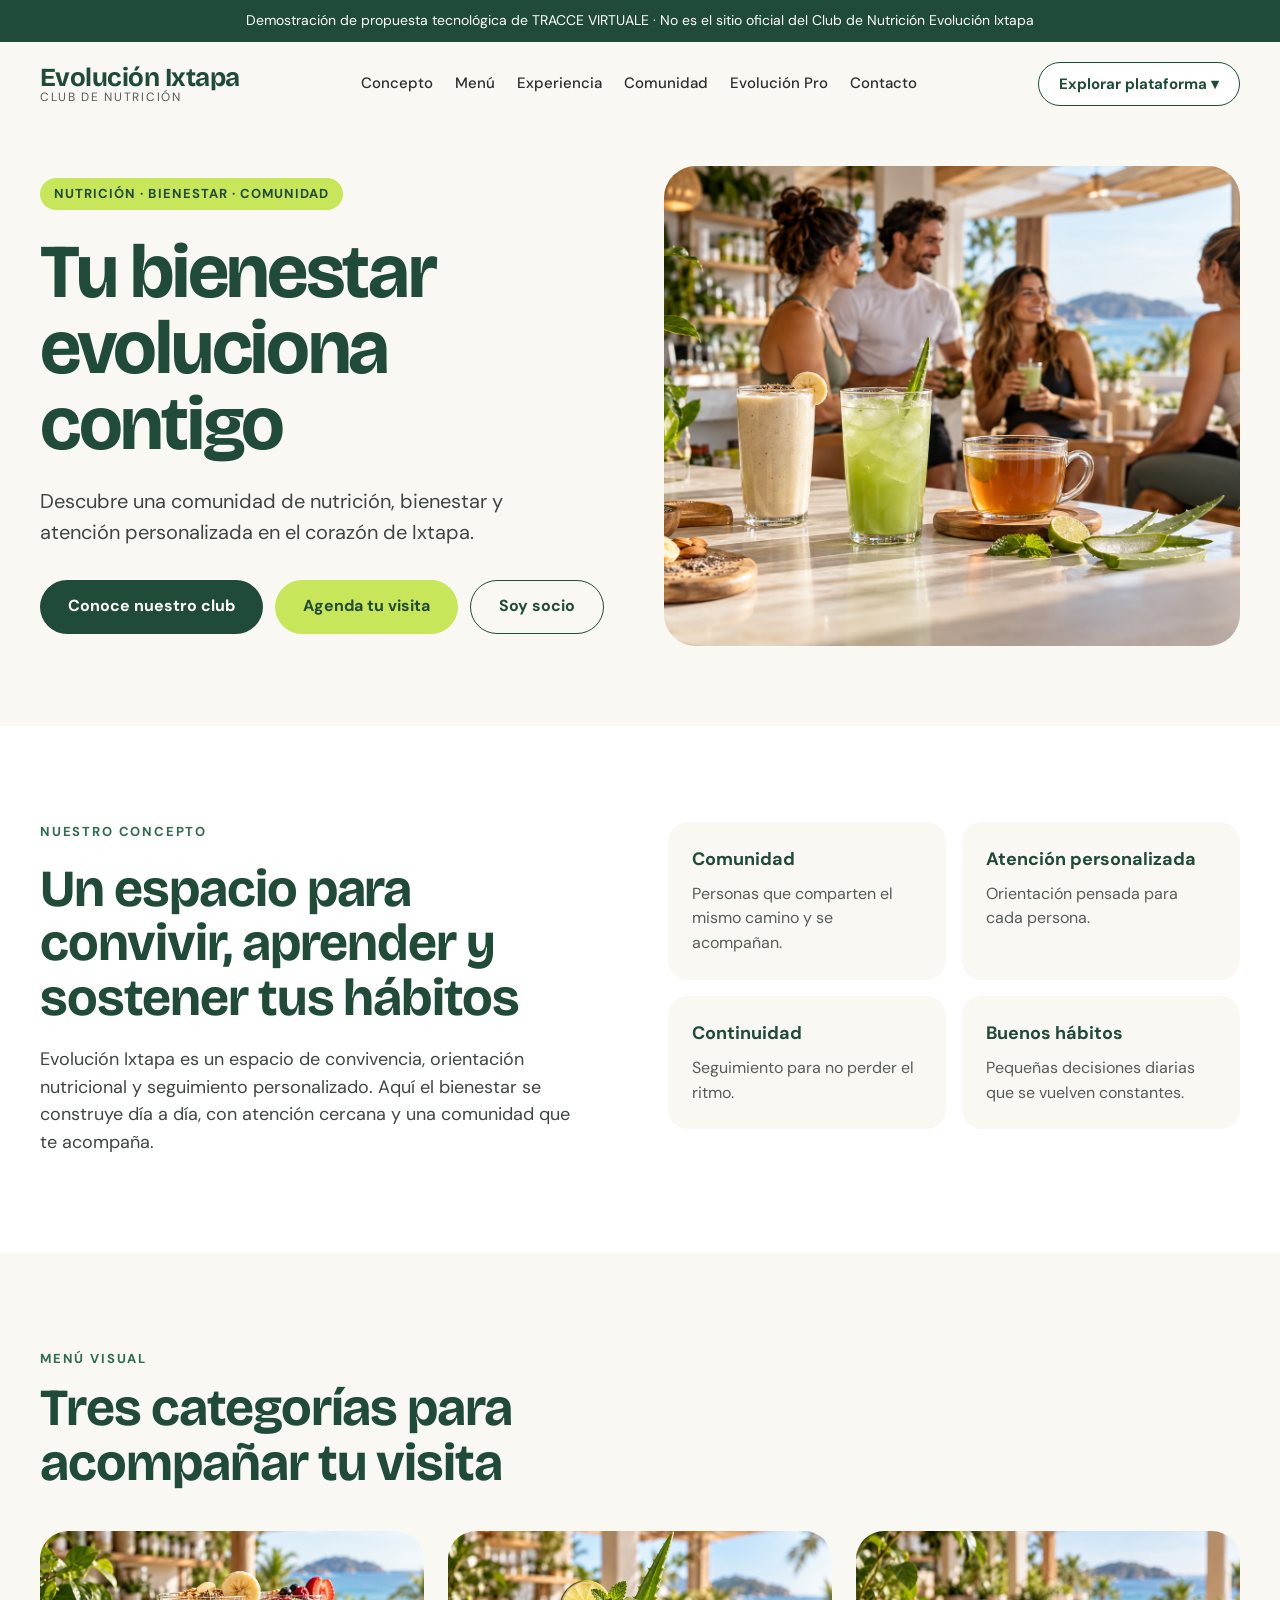
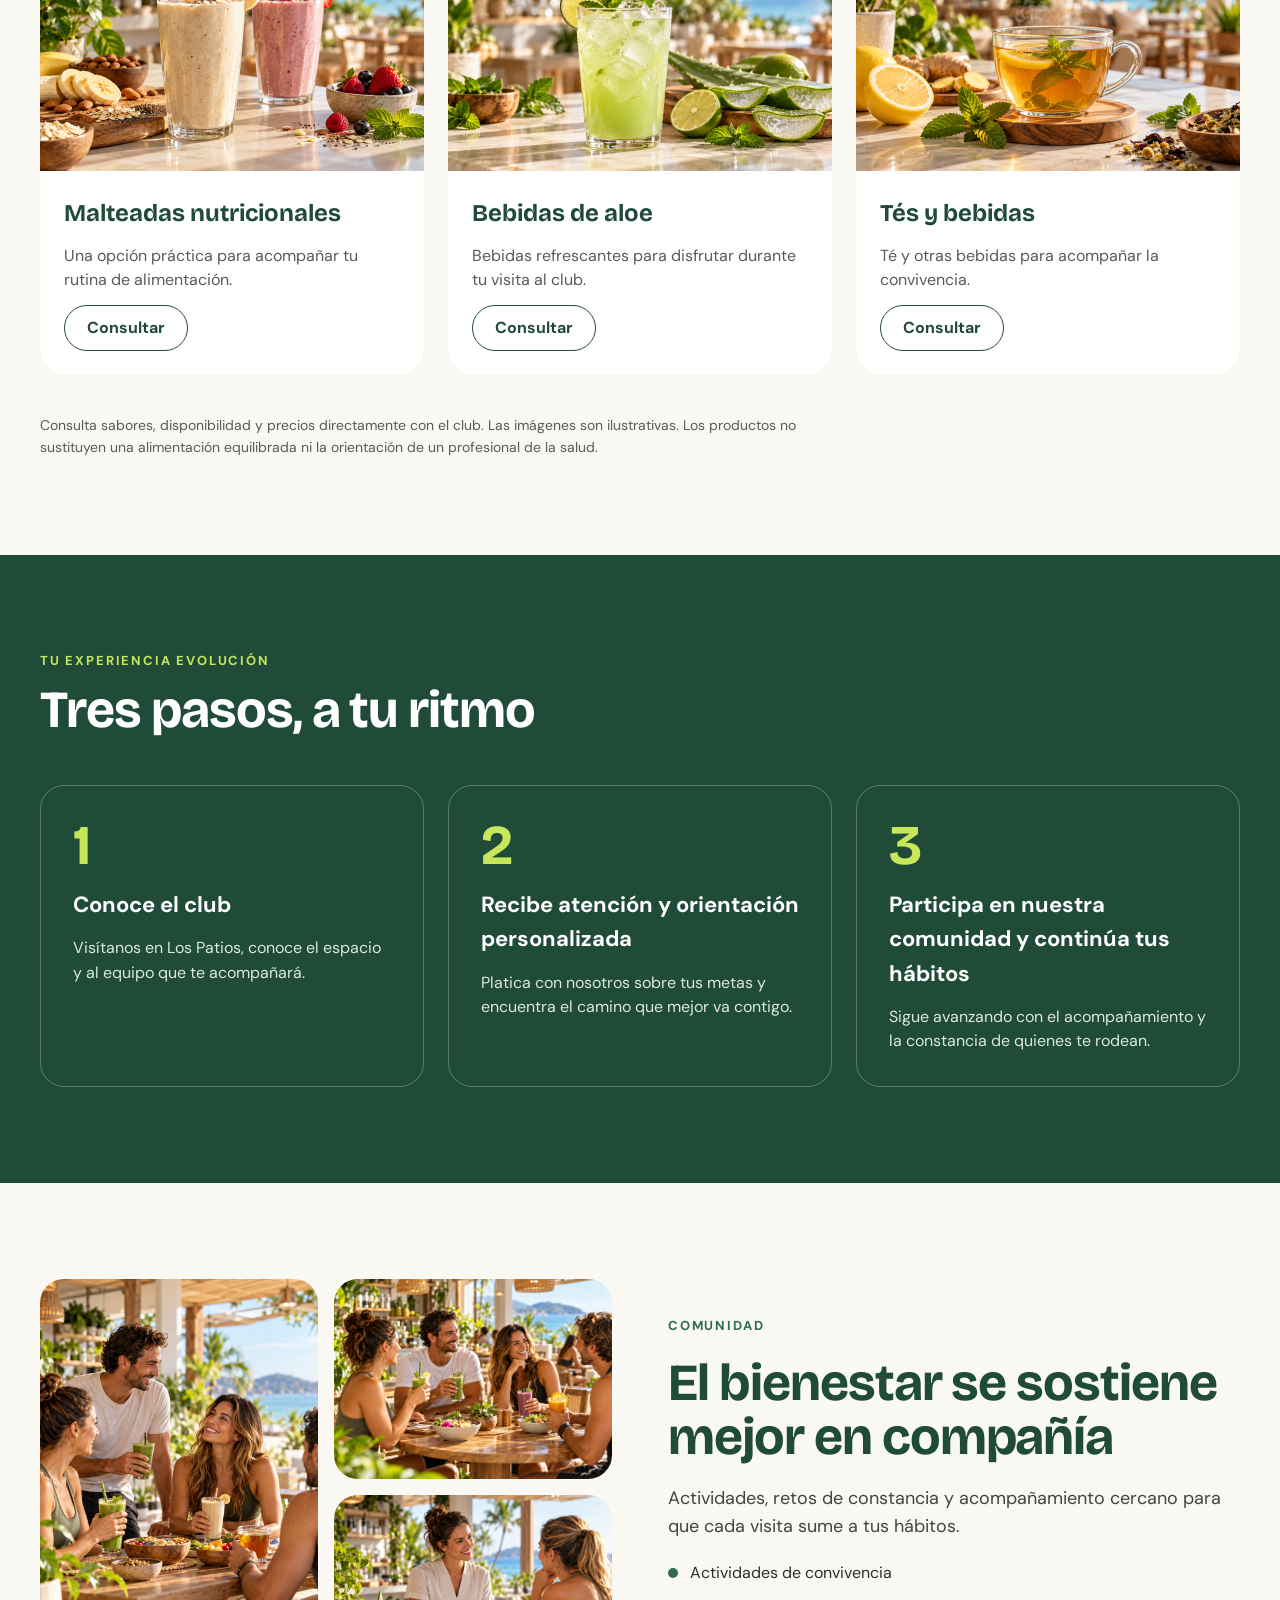
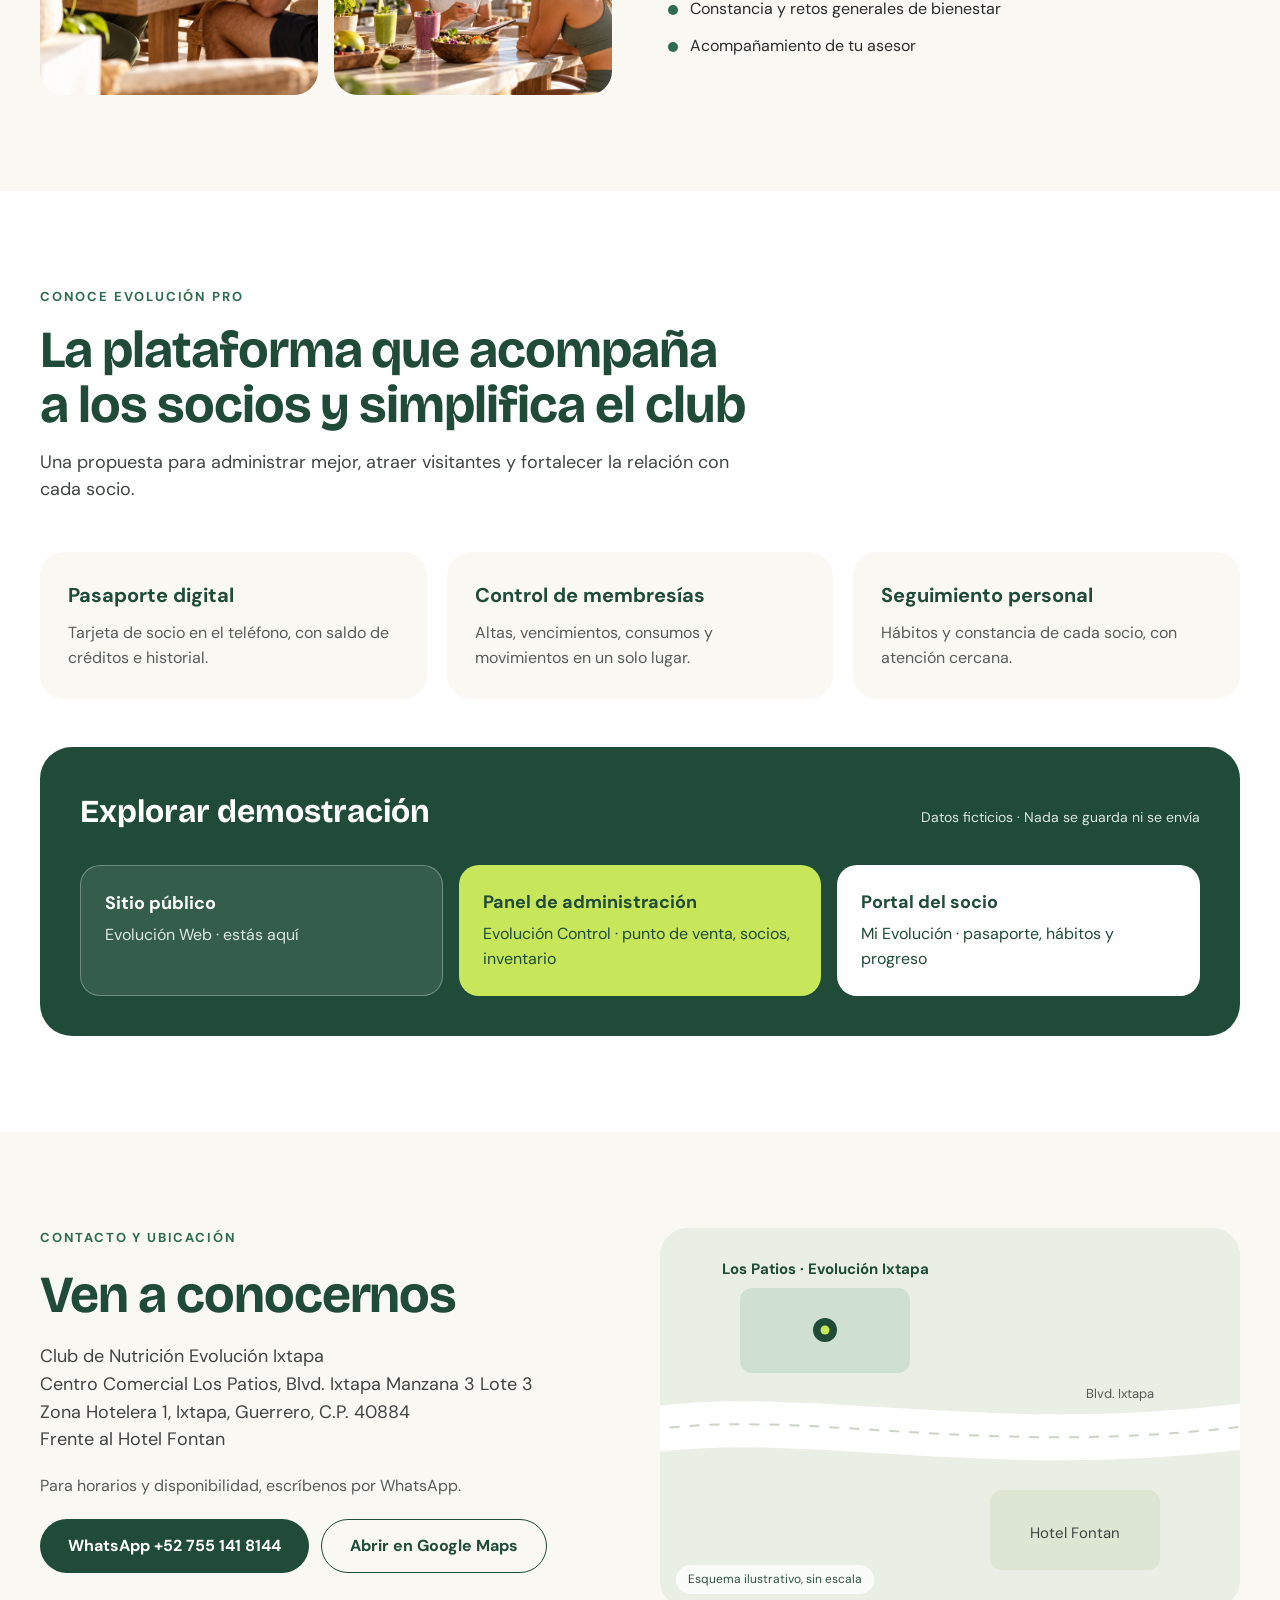
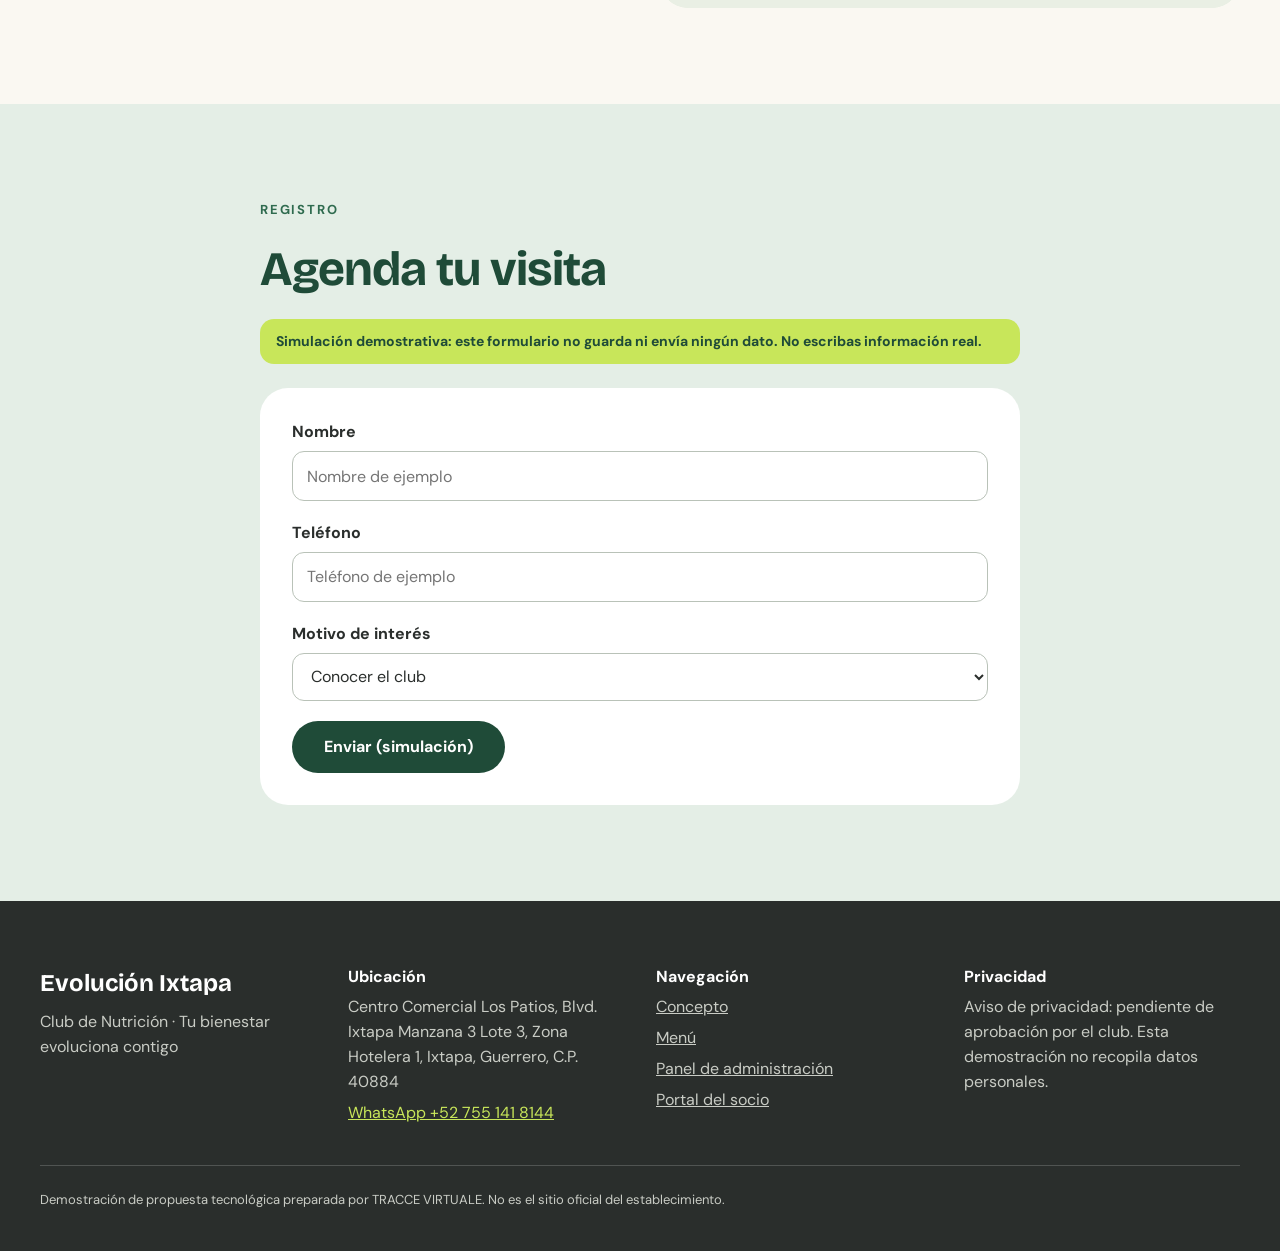
<file: index.html>
<!doctype html>
<html lang="es">
<head>
<meta charset="utf-8">
<meta name="viewport" content="width=device-width, initial-scale=1">
<title>Evolución Ixtapa — Tu bienestar evoluciona contigo (demostración)</title>
<meta name="description" content="Demostración de propuesta tecnológica de TRACCE VIRTUALE para el Club de Nutrición Evolución Ixtapa. No es el sitio oficial.">
<meta name="robots" content="noindex">
<link rel="preconnect" href="https://fonts.googleapis.com">
<link href="https://fonts.googleapis.com/css2?family=Bricolage+Grotesque:opsz,wght@12..96,500..800&family=DM+Sans:wght@400;500;700&display=swap" rel="stylesheet">
<link rel="stylesheet" href="assets/styles.css">
</head>
<body>
<div style="font-family:'DM Sans',system-ui,sans-serif;color:#2A2E2C;background:#FAF8F2;line-height:1.55">

<!-- Aviso de demostración -->
<div style="background:#1F4B38;color:#FFFFFF;padding:10px 24px;text-align:center;font-size:14px">
Demostración de propuesta tecnológica de TRACCE VIRTUALE · No es el sitio oficial del Club de Nutrición Evolución Ixtapa
</div>

<!-- Encabezado -->
<header style="max-width:1200px;margin:0 auto;padding:20px 24px;display:flex;flex-wrap:wrap;align-items:center;justify-content:space-between;gap:16px 32px">
<a href="#inicio" style="text-decoration:none;display:flex;flex-direction:column;line-height:1.05">
<span style="font-family:'Bricolage Grotesque',sans-serif;font-weight:700;font-size:26px;color:#1F4B38;letter-spacing:-0.02em">Evolución Ixtapa</span>
<span style="font-size:12px;letter-spacing:0.14em;text-transform:uppercase;color:#565C58">Club de Nutrición</span>
</a>
<nav aria-label="Principal" style="display:flex;flex-wrap:wrap;gap:6px 22px;font-size:15px;font-weight:500">
<a href="#concepto" style="color:#2A2E2C;text-decoration:none">Concepto</a>
<a href="#menu" style="color:#2A2E2C;text-decoration:none">Menú</a>
<a href="#experiencia" style="color:#2A2E2C;text-decoration:none">Experiencia</a>
<a href="#comunidad" style="color:#2A2E2C;text-decoration:none">Comunidad</a>
<a href="#evolucion-pro" style="color:#2A2E2C;text-decoration:none">Evolución Pro</a>
<a href="#contacto" style="color:#2A2E2C;text-decoration:none">Contacto</a>
</nav>
<div style="position:relative">
<button type="button" id="explore-btn" aria-expanded="false" aria-controls="explore-menu" style="min-height:44px;padding:0 20px;border-radius:999px;border:1.5px solid #1F4B38;background:#FFFFFF;color:#1F4B38;font:700 15px 'DM Sans',sans-serif;cursor:pointer">Explorar plataforma ▾</button>
<div id="explore-menu" hidden style="position:absolute;right:0;top:52px;z-index:5;width:260px;background:#FFFFFF;border:1px solid #D9D4C5;border-radius:16px;padding:8px;display:flex;flex-direction:column;gap:2px;box-shadow:0 12px 32px rgba(31,75,56,.16)">
<a href="./" style="padding:12px 14px;border-radius:10px;background:#E4EEE6;text-decoration:none;font-weight:700">Sitio público <span style="font-weight:400;color:#565C58">· estás aquí</span></a>
<a href="./admin-demo/" style="padding:12px 14px;border-radius:10px;text-decoration:none;font-weight:700">Panel de administración</a>
<a href="./mi-evolucion-demo/" style="padding:12px 14px;border-radius:10px;text-decoration:none;font-weight:700">Portal del socio</a>
</div>

</div>
</header>

<!-- Hero -->
<section id="inicio" style="max-width:1200px;margin:0 auto;padding:40px 24px 80px;display:grid;grid-template-columns:repeat(auto-fit,minmax(min(420px,100%),1fr));gap:48px;align-items:center">
<div style="display:flex;flex-direction:column;gap:24px">
<span style="align-self:flex-start;background:#C8E65A;color:#1F4B38;font-weight:700;font-size:13px;letter-spacing:0.08em;text-transform:uppercase;padding:6px 14px;border-radius:999px">Nutrición · Bienestar · Comunidad</span>
<h1 style="margin:0;font-family:'Bricolage Grotesque',sans-serif;font-weight:700;font-size:clamp(42px,6.4vw,76px);line-height:1;letter-spacing:-0.03em;color:#1F4B38;text-wrap:balance">Tu bienestar evoluciona contigo</h1>
<p style="margin:0;font-size:20px;color:#3F4542;max-width:540px;text-wrap:pretty">Descubre una comunidad de nutrición, bienestar y atención personalizada en el corazón de Ixtapa.</p>
<div style="display:flex;flex-wrap:wrap;gap:12px;margin-top:8px">
<a class="hov" href="#concepto" style="display:inline-flex;align-items:center;min-height:52px;padding:0 28px;border-radius:999px;background:#1F4B38;color:#FFFFFF;font-weight:700;text-decoration:none">Conoce nuestro club</a>
<a class="hov" href="#registro" style="display:inline-flex;align-items:center;min-height:52px;padding:0 28px;border-radius:999px;background:#C8E65A;color:#1F4B38;font-weight:700;text-decoration:none">Agenda tu visita</a>
<a class="hov" href="./mi-evolucion-demo/" style="display:inline-flex;align-items:center;min-height:52px;padding:0 28px;border-radius:999px;border:1.5px solid #1F4B38;color:#1F4B38;font-weight:700;text-decoration:none">Soy socio</a>
</div>
</div>
<div style="position:relative;min-height:480px;border-radius:32px;background:#DCE8DD;overflow:hidden"><img src="assets/images/hero-evolucion.png" alt="Bebidas nutricionales en un ambiente de bienestar y convivencia, fotografía ilustrativa" width="1536" height="1024" fetchpriority="high" decoding="async" style="display:block;width:100%;height:100%;min-height:480px;position:absolute;inset:0;object-fit:cover"></div>
</section>

<!-- Concepto -->
<section id="concepto" style="background:#FFFFFF;padding:96px 24px">
<div style="max-width:1200px;margin:0 auto;display:grid;grid-template-columns:repeat(auto-fit,minmax(min(420px,100%),1fr));gap:56px;align-items:start">
<div style="display:flex;flex-direction:column;gap:20px">
<span style="font-size:13px;letter-spacing:0.14em;text-transform:uppercase;font-weight:700;color:#2F6B4F">Nuestro concepto</span>
<h2 style="margin:0;font-family:'Bricolage Grotesque',sans-serif;font-size:clamp(32px,4.4vw,52px);line-height:1.05;letter-spacing:-0.02em;color:#1F4B38;text-wrap:balance">Un espacio para convivir, aprender y sostener tus hábitos</h2>
<p style="margin:0;font-size:18px;color:#3F4542;text-wrap:pretty">Evolución Ixtapa es un espacio de convivencia, orientación nutricional y seguimiento personalizado. Aquí el bienestar se construye día a día, con atención cercana y una comunidad que te acompaña.</p>
</div>
<div style="display:grid;grid-template-columns:repeat(auto-fit,minmax(min(220px,100%),1fr));gap:16px">
<div style="background:#FAF8F2;border-radius:20px;padding:24px;display:flex;flex-direction:column;gap:8px"><strong style="font-size:18px;color:#1F4B38">Comunidad</strong><span style="color:#565C58">Personas que comparten el mismo camino y se acompañan.</span></div>
<div style="background:#FAF8F2;border-radius:20px;padding:24px;display:flex;flex-direction:column;gap:8px"><strong style="font-size:18px;color:#1F4B38">Atención personalizada</strong><span style="color:#565C58">Orientación pensada para cada persona.</span></div>
<div style="background:#FAF8F2;border-radius:20px;padding:24px;display:flex;flex-direction:column;gap:8px"><strong style="font-size:18px;color:#1F4B38">Continuidad</strong><span style="color:#565C58">Seguimiento para no perder el ritmo.</span></div>
<div style="background:#FAF8F2;border-radius:20px;padding:24px;display:flex;flex-direction:column;gap:8px"><strong style="font-size:18px;color:#1F4B38">Buenos hábitos</strong><span style="color:#565C58">Pequeñas decisiones diarias que se vuelven constantes.</span></div>
</div>
</div>
</section>

<!-- Menú visual -->
<section id="menu" style="padding:96px 24px">
<div style="max-width:1200px;margin:0 auto;display:flex;flex-direction:column;gap:40px">
<div style="display:flex;flex-direction:column;gap:12px;max-width:640px">
<span style="font-size:13px;letter-spacing:0.14em;text-transform:uppercase;font-weight:700;color:#2F6B4F">Menú visual</span>
<h2 style="margin:0;font-family:'Bricolage Grotesque',sans-serif;font-size:clamp(32px,4.4vw,52px);line-height:1.05;letter-spacing:-0.02em;color:#1F4B38">Tres categorías para acompañar tu visita</h2>
</div>
<div style="display:grid;grid-template-columns:repeat(auto-fit,minmax(min(300px,100%),1fr));gap:24px">

<article style="background:#FFFFFF;border-radius:28px;overflow:hidden;display:flex;flex-direction:column">
<div style="height:240px;background:#DCE8DD;overflow:hidden"><img src="assets/images/menu-malteadas.png" alt="Malteadas nutricionales de sabores ilustrativos" width="1536" height="1024" loading="lazy" decoding="async" style="display:block;width:100%;height:100%;object-fit:cover"></div>
<div style="padding:24px;display:flex;flex-direction:column;gap:12px;flex:1">
<h3 style="margin:0;font-family:'Bricolage Grotesque',sans-serif;font-size:24px;color:#1F4B38">Malteadas nutricionales</h3>
<p style="margin:0;color:#565C58;flex:1">Una opción práctica para acompañar tu rutina de alimentación.</p>
<a class="hov" href="https://wa.me/527551418144?text=Hola%2C%20me%20gustar%C3%ADa%20consultar%20sobre%20las%20malteadas%20nutricionales%20del%20Club%20de%20Nutrici%C3%B3n%20Evoluci%C3%B3n%20Ixtapa" target="_blank" rel="noopener" style="align-self:flex-start;display:inline-flex;align-items:center;min-height:44px;padding:0 22px;border-radius:999px;border:1.5px solid #1F4B38;font-weight:700;text-decoration:none">Consultar</a>
</div>
</article>

<article style="background:#FFFFFF;border-radius:28px;overflow:hidden;display:flex;flex-direction:column">
<div style="height:240px;background:#E2EBC6;overflow:hidden"><img src="assets/images/menu-aloe.png" alt="Bebida refrescante de aloe con hielo y cítricos, fotografía ilustrativa" width="1536" height="1024" loading="lazy" decoding="async" style="display:block;width:100%;height:100%;object-fit:cover"></div>
<div style="padding:24px;display:flex;flex-direction:column;gap:12px;flex:1">
<h3 style="margin:0;font-family:'Bricolage Grotesque',sans-serif;font-size:24px;color:#1F4B38">Bebidas de aloe</h3>
<p style="margin:0;color:#565C58;flex:1">Bebidas refrescantes para disfrutar durante tu visita al club.</p>
<a class="hov" href="https://wa.me/527551418144?text=Hola%2C%20me%20gustar%C3%ADa%20consultar%20sobre%20las%20bebidas%20de%20aloe%20del%20Club%20de%20Nutrici%C3%B3n%20Evoluci%C3%B3n%20Ixtapa" target="_blank" rel="noopener" style="align-self:flex-start;display:inline-flex;align-items:center;min-height:44px;padding:0 22px;border-radius:999px;border:1.5px solid #1F4B38;font-weight:700;text-decoration:none">Consultar</a>
</div>
</article>

<article style="background:#FFFFFF;border-radius:28px;overflow:hidden;display:flex;flex-direction:column">
<div style="height:240px;background:#E9E3D2;overflow:hidden"><img src="assets/images/menu-tes.png" alt="Té de hierbas servido con limón y menta, fotografía ilustrativa" width="1536" height="1024" loading="lazy" decoding="async" style="display:block;width:100%;height:100%;object-fit:cover"></div>
<div style="padding:24px;display:flex;flex-direction:column;gap:12px;flex:1">
<h3 style="margin:0;font-family:'Bricolage Grotesque',sans-serif;font-size:24px;color:#1F4B38">Tés y bebidas</h3>
<p style="margin:0;color:#565C58;flex:1">Té y otras bebidas para acompañar la convivencia.</p>
<a class="hov" href="https://wa.me/527551418144?text=Hola%2C%20me%20gustar%C3%ADa%20consultar%20sobre%20los%20t%C3%A9s%20y%20bebidas%20del%20Club%20de%20Nutrici%C3%B3n%20Evoluci%C3%B3n%20Ixtapa" target="_blank" rel="noopener" style="align-self:flex-start;display:inline-flex;align-items:center;min-height:44px;padding:0 22px;border-radius:999px;border:1.5px solid #1F4B38;font-weight:700;text-decoration:none">Consultar</a>
</div>
</article>

</div>
<p style="margin:0;font-size:14px;color:#565C58;max-width:760px">Consulta sabores, disponibilidad y precios directamente con el club. Las imágenes son ilustrativas. Los productos no sustituyen una alimentación equilibrada ni la orientación de un profesional de la salud.</p>
</div>
</section>

<!-- Experiencia -->
<section id="experiencia" style="background:#1F4B38;color:#FFFFFF;padding:96px 24px">
<div style="max-width:1200px;margin:0 auto;display:flex;flex-direction:column;gap:48px">
<div style="display:flex;flex-direction:column;gap:12px;max-width:640px">
<span style="font-size:13px;letter-spacing:0.14em;text-transform:uppercase;font-weight:700;color:#C8E65A">Tu experiencia Evolución</span>
<h2 style="margin:0;font-family:'Bricolage Grotesque',sans-serif;font-size:clamp(32px,4.4vw,52px);line-height:1.05;letter-spacing:-0.02em">Tres pasos, a tu ritmo</h2>
</div>
<div style="display:grid;grid-template-columns:repeat(auto-fit,minmax(min(280px,100%),1fr));gap:24px">
<div style="border:1px solid rgba(255,255,255,.28);border-radius:24px;padding:32px;display:flex;flex-direction:column;gap:14px">
<span style="font-family:'Bricolage Grotesque',sans-serif;font-size:56px;font-weight:700;color:#C8E65A;line-height:1">1</span>
<h3 style="margin:0;font-size:22px">Conoce el club</h3>
<p style="margin:0;color:#DCE8DD">Visítanos en Los Patios, conoce el espacio y al equipo que te acompañará.</p>
</div>
<div style="border:1px solid rgba(255,255,255,.28);border-radius:24px;padding:32px;display:flex;flex-direction:column;gap:14px">
<span style="font-family:'Bricolage Grotesque',sans-serif;font-size:56px;font-weight:700;color:#C8E65A;line-height:1">2</span>
<h3 style="margin:0;font-size:22px">Recibe atención y orientación personalizada</h3>
<p style="margin:0;color:#DCE8DD">Platica con nosotros sobre tus metas y encuentra el camino que mejor va contigo.</p>
</div>
<div style="border:1px solid rgba(255,255,255,.28);border-radius:24px;padding:32px;display:flex;flex-direction:column;gap:14px">
<span style="font-family:'Bricolage Grotesque',sans-serif;font-size:56px;font-weight:700;color:#C8E65A;line-height:1">3</span>
<h3 style="margin:0;font-size:22px">Participa en nuestra comunidad y continúa tus hábitos</h3>
<p style="margin:0;color:#DCE8DD">Sigue avanzando con el acompañamiento y la constancia de quienes te rodean.</p>
</div>
</div>
</div>
</section>

<!-- Comunidad -->
<section id="comunidad" style="padding:96px 24px">
<div style="max-width:1200px;margin:0 auto;display:grid;grid-template-columns:repeat(auto-fit,minmax(min(420px,100%),1fr));gap:56px;align-items:center">
<div style="display:grid;grid-template-columns:1fr 1fr;grid-template-rows:200px 200px;gap:16px;min-height:416px">
<div style="grid-row:span 2;border-radius:24px;overflow:hidden;background:#DCE8DD"><img src="assets/images/comunidad-principal.png" alt="Amigos conviviendo en un espacio de bienestar, escena ilustrativa" width="1086" height="1448" loading="lazy" decoding="async" style="width:100%;height:100%;display:block;object-fit:cover"></div>
<div style="border-radius:24px;overflow:hidden;background:#E2EBC6"><img src="assets/images/comunidad-social.png" alt="Grupo compartiendo bebidas y convivencia, escena ilustrativa" width="1448" height="1086" loading="lazy" decoding="async" style="width:100%;height:100%;display:block;object-fit:cover"></div>
<div style="border-radius:24px;overflow:hidden;background:#E9E3D2"><img src="assets/images/comunidad-asesoria.png" alt="Asesora conversando con una cliente, escena ilustrativa" width="1448" height="1086" loading="lazy" decoding="async" style="width:100%;height:100%;display:block;object-fit:cover"></div>
</div>
<div style="display:flex;flex-direction:column;gap:20px">
<span style="font-size:13px;letter-spacing:0.14em;text-transform:uppercase;font-weight:700;color:#2F6B4F">Comunidad</span>
<h2 style="margin:0;font-family:'Bricolage Grotesque',sans-serif;font-size:clamp(32px,4.4vw,52px);line-height:1.05;letter-spacing:-0.02em;color:#1F4B38;text-wrap:balance">El bienestar se sostiene mejor en compañía</h2>
<p style="margin:0;font-size:18px;color:#3F4542;text-wrap:pretty">Actividades, retos de constancia y acompañamiento cercano para que cada visita sume a tus hábitos.</p>
<ul style="margin:0;padding:0;list-style:none;display:flex;flex-direction:column;gap:12px">
<li style="display:flex;gap:12px;align-items:center"><span style="width:10px;height:10px;border-radius:50%;background:#2F6B4F;flex:none"></span>Actividades de convivencia</li>
<li style="display:flex;gap:12px;align-items:center"><span style="width:10px;height:10px;border-radius:50%;background:#2F6B4F;flex:none"></span>Constancia y retos generales de bienestar</li>
<li style="display:flex;gap:12px;align-items:center"><span style="width:10px;height:10px;border-radius:50%;background:#2F6B4F;flex:none"></span>Acompañamiento de tu asesor</li>
</ul>
</div>
</div>
</section>

<!-- Evolución Pro -->
<section id="evolucion-pro" style="background:#FFFFFF;padding:96px 24px">
<div style="max-width:1200px;margin:0 auto;display:flex;flex-direction:column;gap:48px">
<div style="display:flex;flex-direction:column;gap:16px;max-width:720px">
<span style="font-size:13px;letter-spacing:0.14em;text-transform:uppercase;font-weight:700;color:#2F6B4F">Conoce Evolución Pro</span>
<h2 style="margin:0;font-family:'Bricolage Grotesque',sans-serif;font-size:clamp(32px,4.4vw,52px);line-height:1.05;letter-spacing:-0.02em;color:#1F4B38;text-wrap:balance">La plataforma que acompaña a los socios y simplifica el club</h2>
<p style="margin:0;font-size:18px;color:#3F4542">Una propuesta para administrar mejor, atraer visitantes y fortalecer la relación con cada socio.</p>
</div>
<div style="display:grid;grid-template-columns:repeat(auto-fit,minmax(min(260px,100%),1fr));gap:20px">
<div style="background:#FAF8F2;border-radius:24px;padding:28px;display:flex;flex-direction:column;gap:10px"><strong style="font-size:20px;color:#1F4B38">Pasaporte digital</strong><span style="color:#565C58">Tarjeta de socio en el teléfono, con saldo de créditos e historial.</span></div>
<div style="background:#FAF8F2;border-radius:24px;padding:28px;display:flex;flex-direction:column;gap:10px"><strong style="font-size:20px;color:#1F4B38">Control de membresías</strong><span style="color:#565C58">Altas, vencimientos, consumos y movimientos en un solo lugar.</span></div>
<div style="background:#FAF8F2;border-radius:24px;padding:28px;display:flex;flex-direction:column;gap:10px"><strong style="font-size:20px;color:#1F4B38">Seguimiento personal</strong><span style="color:#565C58">Hábitos y constancia de cada socio, con atención cercana.</span></div>
</div>

<div id="explorar" style="background:#1F4B38;color:#FFFFFF;border-radius:32px;padding:40px;display:flex;flex-direction:column;gap:28px">
<div style="display:flex;flex-wrap:wrap;gap:12px 24px;align-items:baseline;justify-content:space-between">
<h3 style="margin:0;font-family:'Bricolage Grotesque',sans-serif;font-size:32px">Explorar demostración</h3>
<span style="font-size:14px;color:#DCE8DD">Datos ficticios · Nada se guarda ni se envía</span>
</div>
<div style="display:grid;grid-template-columns:repeat(auto-fit,minmax(min(260px,100%),1fr));gap:16px">
<a class="hov" href="./" style="background:rgba(255,255,255,.1);border:1px solid rgba(255,255,255,.3);border-radius:20px;padding:24px;color:#FFFFFF;text-decoration:none;display:flex;flex-direction:column;gap:6px"><strong style="font-size:18px">Sitio público</strong><span style="color:#DCE8DD">Evolución Web · estás aquí</span></a>
<a class="hov" href="./admin-demo/" style="background:#C8E65A;border-radius:20px;padding:24px;color:#1F4B38;text-decoration:none;display:flex;flex-direction:column;gap:6px"><strong style="font-size:18px">Panel de administración</strong><span>Evolución Control · punto de venta, socios, inventario</span></a>
<a class="hov" href="./mi-evolucion-demo/" style="background:#FFFFFF;border-radius:20px;padding:24px;color:#1F4B38;text-decoration:none;display:flex;flex-direction:column;gap:6px"><strong style="font-size:18px">Portal del socio</strong><span>Mi Evolución · pasaporte, hábitos y progreso</span></a>
</div>
</div>
</div>
</section>

<!-- Contacto -->
<section id="contacto" style="padding:96px 24px">
<div style="max-width:1200px;margin:0 auto;display:grid;grid-template-columns:repeat(auto-fit,minmax(min(420px,100%),1fr));gap:40px;align-items:stretch">
<div style="display:flex;flex-direction:column;gap:20px">
<span style="font-size:13px;letter-spacing:0.14em;text-transform:uppercase;font-weight:700;color:#2F6B4F">Contacto y ubicación</span>
<h2 style="margin:0;font-family:'Bricolage Grotesque',sans-serif;font-size:clamp(32px,4.4vw,52px);line-height:1.05;letter-spacing:-0.02em;color:#1F4B38">Ven a conocernos</h2>
<address style="font-style:normal;font-size:18px;color:#3F4542">Club de Nutrición Evolución Ixtapa<br>Centro Comercial Los Patios, Blvd. Ixtapa Manzana 3 Lote 3<br>Zona Hotelera 1, Ixtapa, Guerrero, C.P. 40884<br>Frente al Hotel Fontan</address>
<p style="margin:0;color:#565C58">Para horarios y disponibilidad, escríbenos por WhatsApp.</p>
<div style="display:flex;flex-wrap:wrap;gap:12px">
<a class="hov" href="https://wa.me/527551418144?text=Hola%2C%20me%20gustar%C3%ADa%20conocer%20el%20Club%20de%20Nutrici%C3%B3n%20Evoluci%C3%B3n%20Ixtapa" target="_blank" rel="noopener" style="display:inline-flex;align-items:center;min-height:52px;padding:0 28px;border-radius:999px;background:#1F4B38;color:#FFFFFF;font-weight:700;text-decoration:none">WhatsApp +52 755 141 8144</a>
<a class="hov" href="https://www.google.com/maps/search/?api=1&amp;query=Centro+Comercial+Los+Patios+Ixtapa+Guerrero" target="_blank" rel="noopener" style="display:inline-flex;align-items:center;min-height:52px;padding:0 28px;border-radius:999px;border:1.5px solid #1F4B38;font-weight:700;text-decoration:none">Abrir en Google Maps</a>
</div>
</div>
<div style="position:relative;min-height:380px;border-radius:28px;background:#E9EFE4;overflow:hidden">
<svg viewBox="0 0 600 380" width="100%" height="100%" preserveAspectRatio="xMidYMid slice" role="img" aria-label="Esquema de referencia: el Centro Comercial Los Patios sobre el Blvd. Ixtapa, frente al Hotel Fontan" style="position:absolute;inset:0">
<rect width="600" height="380" fill="#E9EFE4"/>
<path d="M-20 205 C150 175 330 235 620 195" stroke="#FFFFFF" stroke-width="46" fill="none"/>
<path d="M-20 205 C150 175 330 235 620 195" stroke="#C9D4C4" stroke-width="2" stroke-dasharray="10 10" fill="none"/>
<rect x="90" y="60" width="170" height="85" rx="12" fill="#CFE0D2"/>
<rect x="340" y="262" width="170" height="80" rx="12" fill="#DDE6D2"/>
<circle cx="175" cy="102" r="12" fill="#1F4B38"/><circle cx="175" cy="102" r="4.5" fill="#C8E65A"/>
<text x="175" y="46" text-anchor="middle" font-family="DM Sans,sans-serif" font-size="15" font-weight="700" fill="#1F4B38">Los Patios · Evolución Ixtapa</text>
<text x="425" y="310" text-anchor="middle" font-family="DM Sans,sans-serif" font-size="15" fill="#3F4542">Hotel Fontan</text>
<text x="470" y="170" text-anchor="middle" font-family="DM Sans,sans-serif" font-size="13" fill="#565C58">Blvd. Ixtapa</text>
</svg>
<span style="position:absolute;left:16px;bottom:14px;font-size:12px;color:#2F5340;background:rgba(255,255,255,.8);padding:5px 12px;border-radius:999px">Esquema ilustrativo, sin escala</span>
</div>
</div>
</section>

<!-- Registro demostrativo -->
<section id="registro" style="background:#E4EEE6;padding:96px 24px">
<div style="max-width:760px;margin:0 auto;display:flex;flex-direction:column;gap:24px">
<span style="font-size:13px;letter-spacing:0.14em;text-transform:uppercase;font-weight:700;color:#2F6B4F">Registro</span>
<h2 style="margin:0;font-family:'Bricolage Grotesque',sans-serif;font-size:clamp(32px,4.4vw,48px);line-height:1.05;letter-spacing:-0.02em;color:#1F4B38">Agenda tu visita</h2>
<div style="background:#C8E65A;color:#1F4B38;border-radius:14px;padding:12px 16px;font-size:14px;font-weight:700">Simulación demostrativa: este formulario no guarda ni envía ningún dato. No escribas información real.</div>
<div id="form-box" style="background:#FFFFFF;border-radius:28px;padding:32px;display:flex;flex-direction:column;gap:20px">
<div style="display:flex;flex-direction:column;gap:6px">
<label for="f-nombre" style="font-weight:700">Nombre</label>
<input id="f-nombre" type="text" placeholder="Nombre de ejemplo" style="min-height:48px;border:1.5px solid #B9C2B8;border-radius:12px;padding:0 14px;font:400 16px 'DM Sans',sans-serif;background:#FFFFFF;color:#2A2E2C">
</div>
<div style="display:flex;flex-direction:column;gap:6px">
<label for="f-tel" style="font-weight:700">Teléfono</label>
<input id="f-tel" type="tel" placeholder="Teléfono de ejemplo" style="min-height:48px;border:1.5px solid #B9C2B8;border-radius:12px;padding:0 14px;font:400 16px 'DM Sans',sans-serif;background:#FFFFFF;color:#2A2E2C">
</div>
<div style="display:flex;flex-direction:column;gap:6px">
<label for="f-motivo" style="font-weight:700">Motivo de interés</label>
<select id="f-motivo" style="min-height:48px;border:1.5px solid #B9C2B8;border-radius:12px;padding:0 14px;font:400 16px 'DM Sans',sans-serif;background:#FFFFFF;color:#2A2E2C">
<option>Conocer el club</option>
<option>Menú y bebidas</option>
<option>Orientación nutricional</option>
<option>Membresía</option>
</select>
</div>
<button type="button" id="submit-btn" style="align-self:flex-start;min-height:52px;padding:0 32px;border-radius:999px;border:0;background:#1F4B38;color:#FFFFFF;font:700 16px 'DM Sans',sans-serif;cursor:pointer">Enviar (simulación)</button>
</div>

<div id="sent-box" hidden style="background:#FFFFFF;border-radius:28px;padding:32px;display:flex;flex-direction:column;gap:16px">
<strong style="font-size:22px;color:#1F4B38">Simulación completada</strong>
<p style="margin:0;color:#3F4542">En la versión contratada, aquí el club recibiría tu solicitud con aviso de privacidad y almacenamiento seguro. En esta demostración no se conservó ni se transmitió ningún dato.</p>
<div style="display:flex;flex-wrap:wrap;gap:12px">
<button type="button" id="again-btn" style="min-height:48px;padding:0 24px;border-radius:999px;border:1.5px solid #1F4B38;background:#FFFFFF;color:#1F4B38;font:700 15px 'DM Sans',sans-serif;cursor:pointer">Hacer otra simulación</button>
<a href="https://wa.me/527551418144?text=Hola%2C%20me%20gustar%C3%ADa%20conocer%20el%20Club%20de%20Nutrici%C3%B3n%20Evoluci%C3%B3n%20Ixtapa" target="_blank" rel="noopener" style="display:inline-flex;align-items:center;min-height:48px;padding:0 24px;border-radius:999px;background:#1F4B38;color:#FFFFFF;font-weight:700;text-decoration:none">Escribir por WhatsApp</a>
</div>
</div>

</div>
</section>

<!-- Footer -->
<footer style="background:#2A2E2C;color:#E8E6DF;padding:64px 24px 40px">
<div style="max-width:1200px;margin:0 auto;display:flex;flex-direction:column;gap:40px">
<div style="display:grid;grid-template-columns:repeat(auto-fit,minmax(min(240px,100%),1fr));gap:32px">
<div style="display:flex;flex-direction:column;gap:8px">
<span style="font-family:'Bricolage Grotesque',sans-serif;font-weight:700;font-size:24px;color:#FFFFFF">Evolución Ixtapa</span>
<span style="color:#C9CCC5">Club de Nutrición · Tu bienestar evoluciona contigo</span>
</div>
<div style="display:flex;flex-direction:column;gap:6px;color:#C9CCC5">
<strong style="color:#FFFFFF">Ubicación</strong>
<span>Centro Comercial Los Patios, Blvd. Ixtapa Manzana 3 Lote 3, Zona Hotelera 1, Ixtapa, Guerrero, C.P. 40884</span>
<a href="https://wa.me/527551418144" target="_blank" rel="noopener" style="color:#C8E65A">WhatsApp +52 755 141 8144</a>
</div>
<div style="display:flex;flex-direction:column;gap:6px">
<strong style="color:#FFFFFF">Navegación</strong>
<a href="#concepto" style="color:#C9CCC5">Concepto</a>
<a href="#menu" style="color:#C9CCC5">Menú</a>
<a href="./admin-demo/" style="color:#C9CCC5">Panel de administración</a>
<a href="./mi-evolucion-demo/" style="color:#C9CCC5">Portal del socio</a>
</div>
<div id="privacidad" style="display:flex;flex-direction:column;gap:6px;color:#C9CCC5">
<strong style="color:#FFFFFF">Privacidad</strong>
<span>Aviso de privacidad: pendiente de aprobación por el club. Esta demostración no recopila datos personales.</span>
</div>
</div>
<div style="border-top:1px solid rgba(255,255,255,.18);padding-top:24px;font-size:13px;color:#C9CCC5">Demostración de propuesta tecnológica preparada por TRACCE VIRTUALE. No es el sitio oficial del establecimiento.</div>
</div>
</footer>

</div>
<script src="assets/site.js"></script>
</body>
</html>
</file>
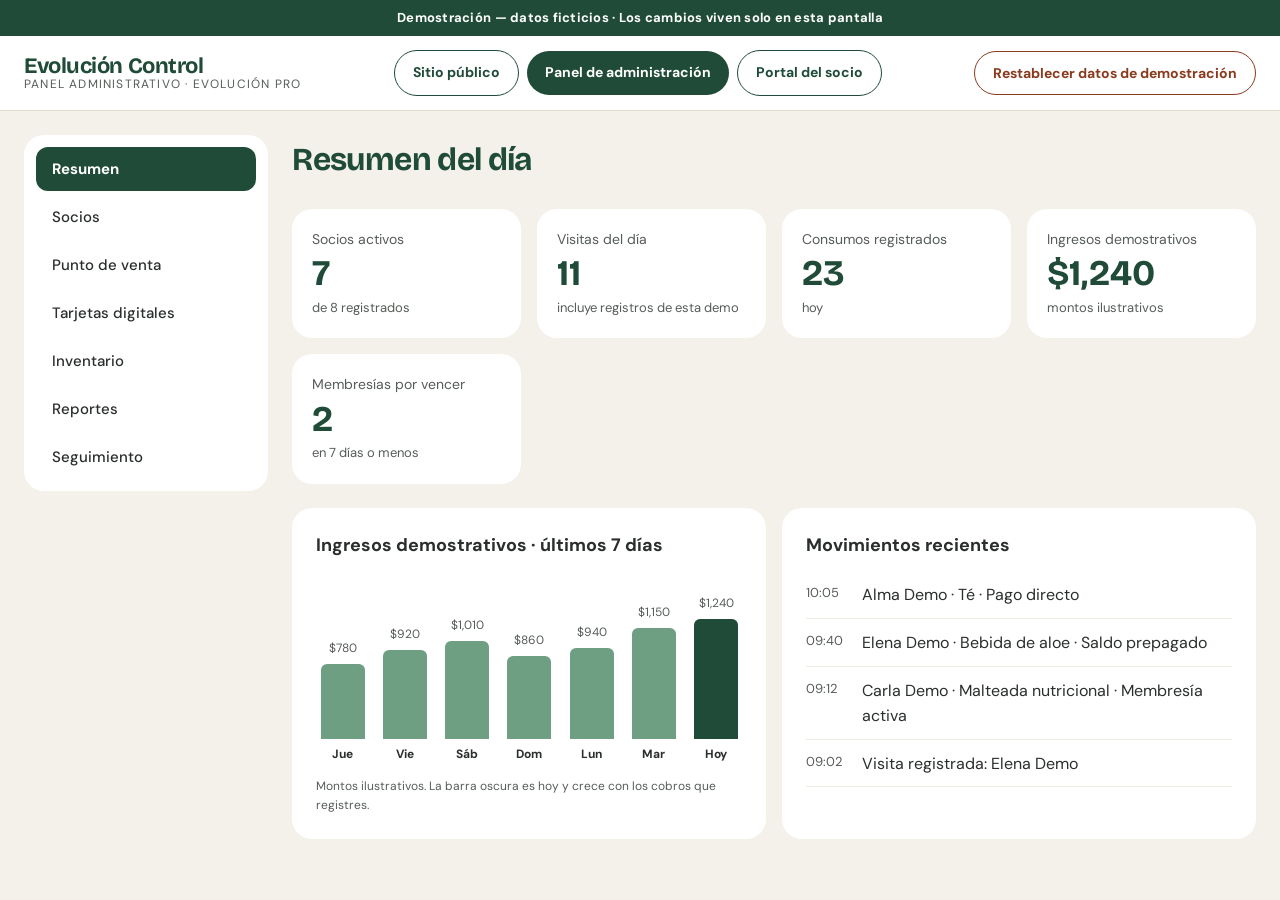
<file: admin-demo/index.html>
<!doctype html>
<html lang="es">
<head>
<meta charset="utf-8">
<meta name="viewport" content="width=device-width, initial-scale=1">
<title>Evolución Control — Panel administrativo (demostración)</title>
<meta name="robots" content="noindex">
<link rel="preconnect" href="https://fonts.googleapis.com">
<link href="https://fonts.googleapis.com/css2?family=Bricolage+Grotesque:opsz,wght@12..96,500..800&family=DM+Sans:wght@400;500;700&display=swap" rel="stylesheet">
<link rel="stylesheet" href="../assets/styles.css">
</head>
<body class="admin">
<div style="min-height:100vh">

<div style="background:#1F4B38;color:#FFFFFF;padding:8px 20px;text-align:center;font-size:13px;font-weight:700;letter-spacing:0.02em">Demostración — datos ficticios · Los cambios viven solo en esta pantalla</div>

<header style="background:#FFFFFF;border-bottom:1px solid #E1DDD0;padding:14px 24px;display:flex;flex-wrap:wrap;align-items:center;justify-content:space-between;gap:12px 24px">
<div style="display:flex;flex-direction:column;line-height:1.05">
<span style="font-family:'Bricolage Grotesque',sans-serif;font-weight:700;font-size:22px;color:#1F4B38;letter-spacing:-0.02em">Evolución Control</span>
<span style="font-size:12px;color:#565C58;letter-spacing:0.1em;text-transform:uppercase">Panel administrativo · Evolución Pro</span>
</div>
<nav aria-label="Explorar plataforma" style="display:flex;flex-wrap:wrap;gap:8px;align-items:center">
<a href="../" style="display:inline-flex;align-items:center;min-height:44px;padding:0 18px;border-radius:999px;border:1.5px solid #1F4B38;text-decoration:none;font-weight:700;font-size:14px">Sitio público</a>
<a href="./" aria-current="page" style="display:inline-flex;align-items:center;min-height:44px;padding:0 18px;border-radius:999px;background:#1F4B38;color:#FFFFFF;text-decoration:none;font-weight:700;font-size:14px">Panel de administración</a>
<a href="../mi-evolucion-demo/" style="display:inline-flex;align-items:center;min-height:44px;padding:0 18px;border-radius:999px;border:1.5px solid #1F4B38;text-decoration:none;font-weight:700;font-size:14px">Portal del socio</a>
</nav>
<button type="button" data-act="resetAll" style="min-height:44px;padding:0 18px;border-radius:999px;border:1.5px solid #8A3B1E;background:#FFFFFF;color:#8A3B1E;font-weight:700;font-size:14px;cursor:pointer">Restablecer datos de demostración</button>
</header>

<div style="display:flex;flex-wrap:wrap;gap:24px;padding:24px;max-width:1360px;margin:0 auto;align-items:flex-start">
<nav id="nav" aria-label="Secciones del panel" style="flex:1 1 220px;max-width:260px;min-width:200px;background:#FFFFFF;border-radius:20px;padding:12px;display:flex;flex-direction:column;gap:4px"></nav>
<main id="main" style="flex:999 1 560px;min-width:0;display:flex;flex-direction:column;gap:24px"></main>
</div>

</div>
<noscript><p style="padding:24px">Esta demostración necesita JavaScript.</p></noscript>
<script src="../assets/admin.js"></script>
</body>
</html>
</file>
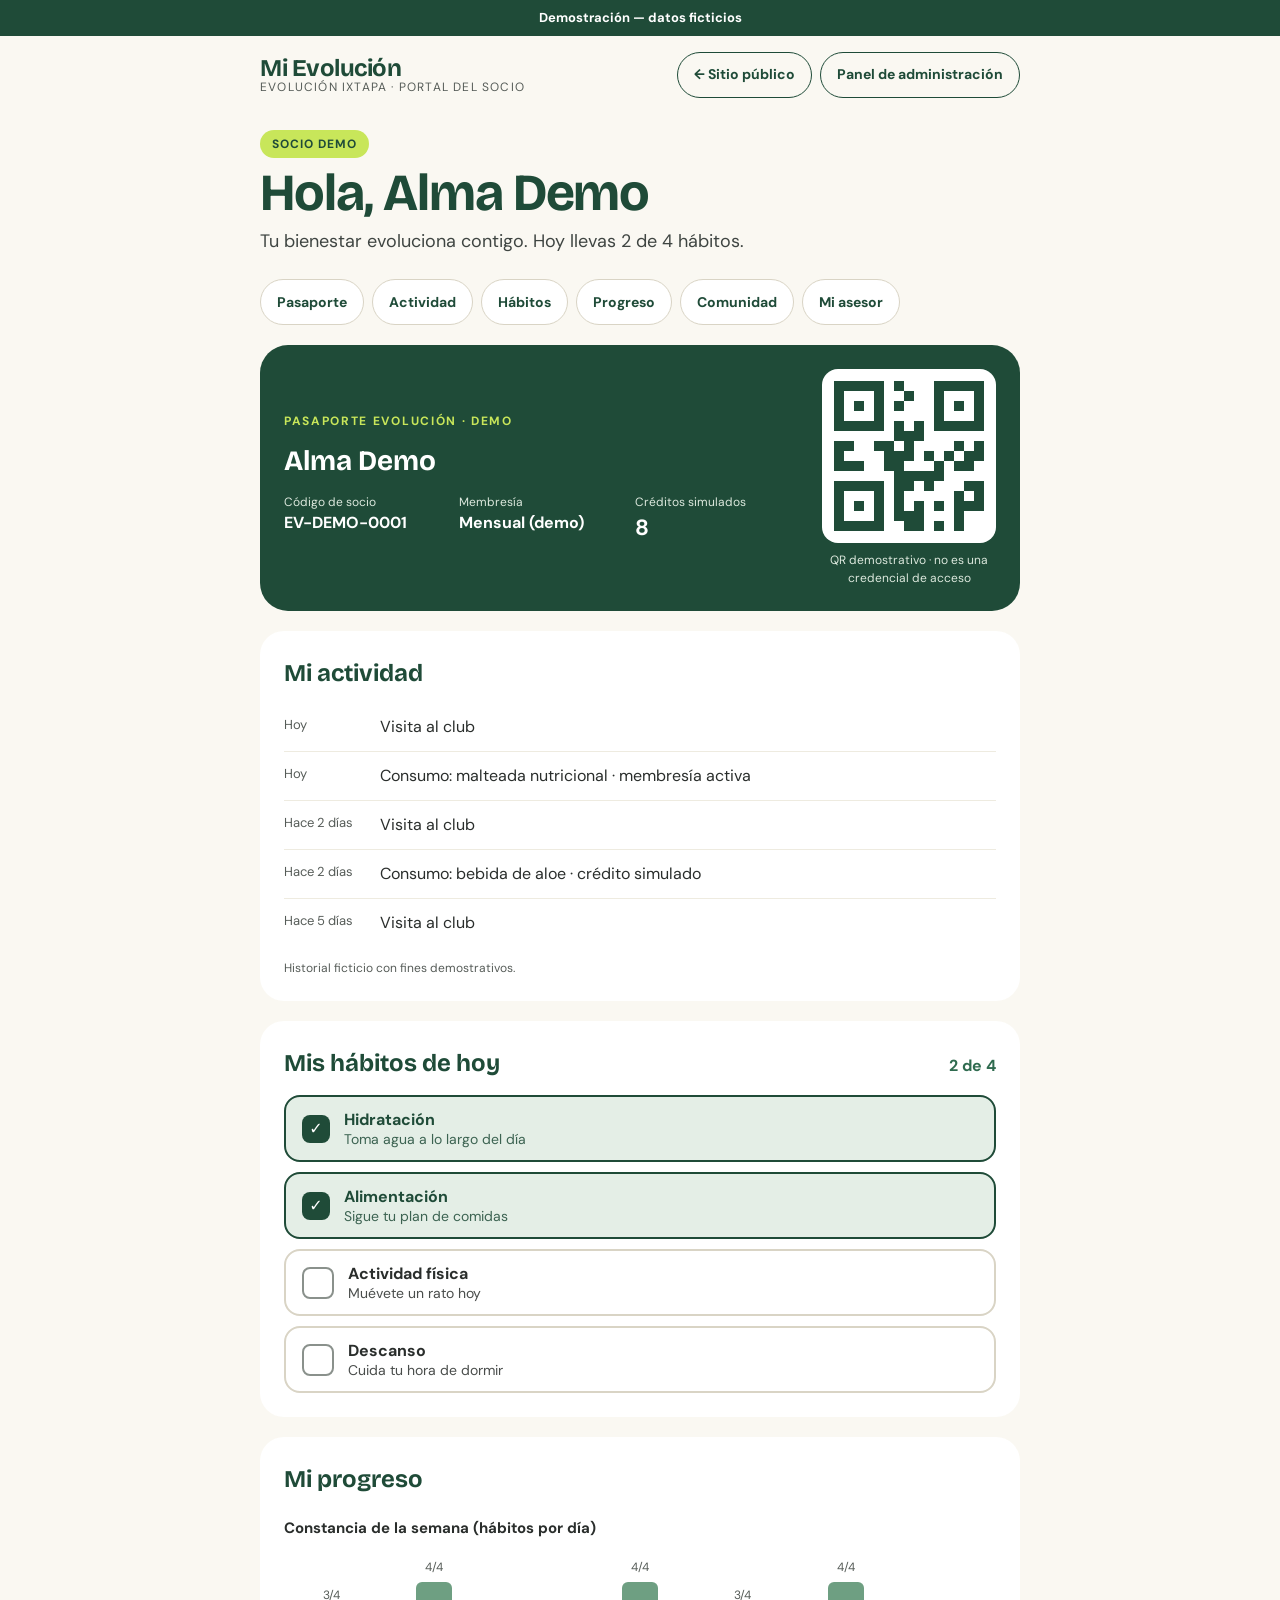
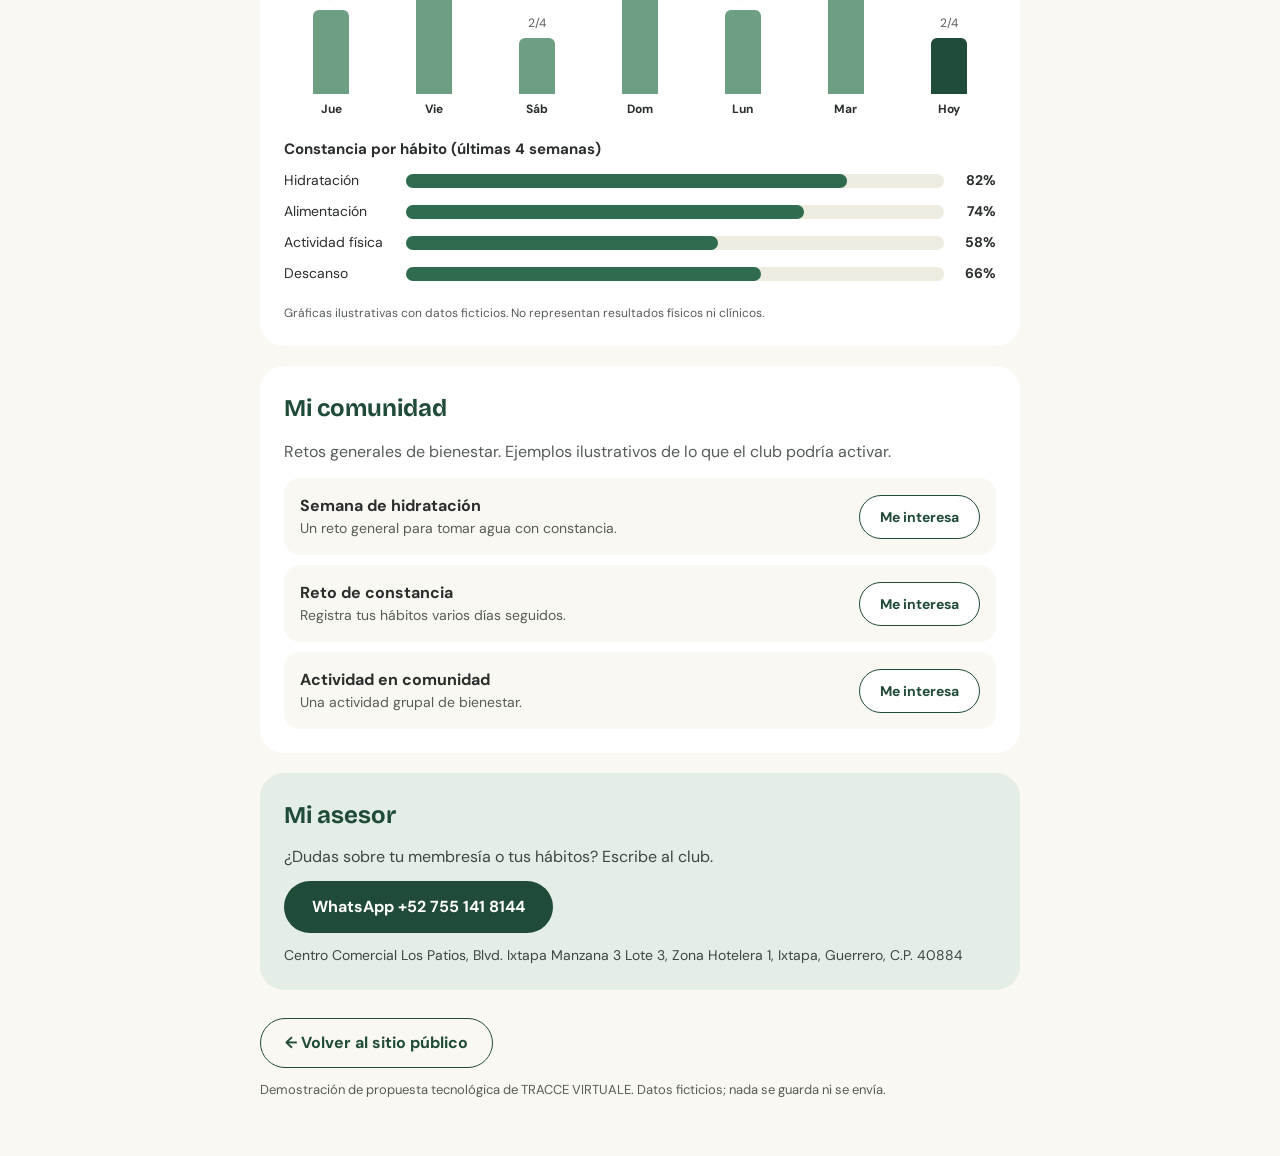
<file: mi-evolucion-demo/index.html>
<!doctype html>
<html lang="es">
<head>
<meta charset="utf-8">
<meta name="viewport" content="width=device-width, initial-scale=1">
<title>Mi Evolución — Portal del socio (demostración)</title>
<meta name="robots" content="noindex">
<link rel="preconnect" href="https://fonts.googleapis.com">
<link href="https://fonts.googleapis.com/css2?family=Bricolage+Grotesque:opsz,wght@12..96,500..800&family=DM+Sans:wght@400;500;700&display=swap" rel="stylesheet">
<link rel="stylesheet" href="../assets/styles.css">
</head>
<body>
<div style="font-family:'DM Sans',system-ui,sans-serif;color:#2A2E2C;background:#FAF8F2;line-height:1.5;min-height:900px">

<div style="background:#1F4B38;color:#FFFFFF;padding:8px 16px;text-align:center;font-size:13px;font-weight:700">Demostración — datos ficticios</div>

<header id="inicio" style="max-width:760px;margin:0 auto;padding:16px;display:flex;flex-wrap:wrap;align-items:center;justify-content:space-between;gap:12px">
<div style="display:flex;flex-direction:column;line-height:1.05">
<span style="font-family:'Bricolage Grotesque',sans-serif;font-weight:700;font-size:24px;color:#1F4B38;letter-spacing:-0.02em">Mi Evolución</span>
<span style="font-size:12px;color:#565C58;letter-spacing:0.1em;text-transform:uppercase">Evolución Ixtapa · Portal del socio</span>
</div>
<nav aria-label="Explorar plataforma" style="display:flex;flex-wrap:wrap;gap:8px">
<a href="../" style="display:inline-flex;align-items:center;min-height:44px;padding:0 16px;border-radius:999px;border:1.5px solid #1F4B38;text-decoration:none;font-weight:700;font-size:14px">← Sitio público</a>
<a href="../admin-demo/" style="display:inline-flex;align-items:center;min-height:44px;padding:0 16px;border-radius:999px;border:1.5px solid #1F4B38;text-decoration:none;font-weight:700;font-size:14px">Panel de administración</a>
</nav>
</header>

<main style="max-width:760px;margin:0 auto;padding:0 16px 56px;display:flex;flex-direction:column;gap:20px">

<!-- Saludo -->
<section style="display:flex;flex-direction:column;gap:8px;padding:16px 0 4px">
<span style="align-self:flex-start;background:#C8E65A;color:#1F4B38;font-weight:700;font-size:12px;letter-spacing:0.08em;text-transform:uppercase;padding:5px 12px;border-radius:999px">Socio DEMO</span>
<h1 style="margin:0;font-family:'Bricolage Grotesque',sans-serif;font-size:clamp(34px,8vw,52px);line-height:1.05;letter-spacing:-0.02em;color:#1F4B38">Hola, Alma Demo</h1>
<p style="margin:0;font-size:18px;color:#3F4542">Tu bienestar evoluciona contigo. Hoy llevas <span class="done-count">0</span> de 4 hábitos.</p>
</section>

<nav aria-label="Secciones" style="display:flex;flex-wrap:wrap;gap:8px">
<a href="#pasaporte" style="display:inline-flex;align-items:center;min-height:44px;padding:0 16px;border-radius:999px;background:#FFFFFF;border:1px solid #D9D4C5;text-decoration:none;font-weight:700;font-size:14px">Pasaporte</a>
<a href="#actividad" style="display:inline-flex;align-items:center;min-height:44px;padding:0 16px;border-radius:999px;background:#FFFFFF;border:1px solid #D9D4C5;text-decoration:none;font-weight:700;font-size:14px">Actividad</a>
<a href="#habitos" style="display:inline-flex;align-items:center;min-height:44px;padding:0 16px;border-radius:999px;background:#FFFFFF;border:1px solid #D9D4C5;text-decoration:none;font-weight:700;font-size:14px">Hábitos</a>
<a href="#progreso" style="display:inline-flex;align-items:center;min-height:44px;padding:0 16px;border-radius:999px;background:#FFFFFF;border:1px solid #D9D4C5;text-decoration:none;font-weight:700;font-size:14px">Progreso</a>
<a href="#comunidad" style="display:inline-flex;align-items:center;min-height:44px;padding:0 16px;border-radius:999px;background:#FFFFFF;border:1px solid #D9D4C5;text-decoration:none;font-weight:700;font-size:14px">Comunidad</a>
<a href="#asesor" style="display:inline-flex;align-items:center;min-height:44px;padding:0 16px;border-radius:999px;background:#FFFFFF;border:1px solid #D9D4C5;text-decoration:none;font-weight:700;font-size:14px">Mi asesor</a>
</nav>

<!-- Pasaporte -->
<section id="pasaporte" style="background:#1F4B38;color:#FFFFFF;border-radius:28px;padding:24px;display:flex;flex-wrap:wrap;gap:24px;align-items:center;justify-content:space-between">
<div style="flex:1 1 220px;display:flex;flex-direction:column;gap:16px">
<span style="font-size:12px;letter-spacing:0.14em;text-transform:uppercase;color:#C8E65A;font-weight:700">Pasaporte Evolución · Demo</span>
<strong style="font-family:'Bricolage Grotesque',sans-serif;font-size:28px;line-height:1.1">Alma Demo</strong>
<div style="display:grid;grid-template-columns:repeat(auto-fit,minmax(110px,1fr));gap:12px">
<div><span style="display:block;font-size:12px;color:#DCE8DD">Código de socio</span><strong>EV-DEMO-0001</strong></div>
<div><span style="display:block;font-size:12px;color:#DCE8DD">Membresía</span><strong>Mensual (demo)</strong></div>
<div><span style="display:block;font-size:12px;color:#DCE8DD">Créditos simulados</span><strong style="font-size:22px">8</strong></div>
</div>
</div>
<div style="display:flex;flex-direction:column;align-items:center;gap:8px">
<div role="img" aria-label="Código QR demostrativo. No contiene datos personales ni sirve como acceso real." style="background:#FFFFFF;padding:12px;border-radius:16px">
<div id="qr" style="width:150px;display:grid;grid-template-columns:repeat(15,10px);gap:0"></div>
</div>
<span style="font-size:12px;color:#DCE8DD;text-align:center;max-width:170px">QR demostrativo · no es una credencial de acceso</span>
</div>
</section>

<!-- Actividad -->
<section id="actividad" style="background:#FFFFFF;border-radius:24px;padding:24px;display:flex;flex-direction:column;gap:12px">
<h2 style="margin:0;font-family:'Bricolage Grotesque',sans-serif;font-size:24px;color:#1F4B38">Mi actividad</h2>
<ul style="margin:0;padding:0;list-style:none;display:flex;flex-direction:column">
<li style="display:flex;gap:12px;padding:12px 0;border-bottom:1px solid #EEEBE0"><span style="min-width:84px;font-size:13px;color:#565C58">Hoy</span><span>Visita al club</span></li>
<li style="display:flex;gap:12px;padding:12px 0;border-bottom:1px solid #EEEBE0"><span style="min-width:84px;font-size:13px;color:#565C58">Hoy</span><span>Consumo: malteada nutricional · membresía activa</span></li>
<li style="display:flex;gap:12px;padding:12px 0;border-bottom:1px solid #EEEBE0"><span style="min-width:84px;font-size:13px;color:#565C58">Hace 2 días</span><span>Visita al club</span></li>
<li style="display:flex;gap:12px;padding:12px 0;border-bottom:1px solid #EEEBE0"><span style="min-width:84px;font-size:13px;color:#565C58">Hace 2 días</span><span>Consumo: bebida de aloe · crédito simulado</span></li>
<li style="display:flex;gap:12px;padding:12px 0"><span style="min-width:84px;font-size:13px;color:#565C58">Hace 5 días</span><span>Visita al club</span></li>
</ul>
<span style="font-size:12px;color:#565C58">Historial ficticio con fines demostrativos.</span>
</section>

<!-- Hábitos -->
<section id="habitos" style="background:#FFFFFF;border-radius:24px;padding:24px;display:flex;flex-direction:column;gap:14px">
<div style="display:flex;flex-wrap:wrap;gap:8px;align-items:baseline;justify-content:space-between">
<h2 style="margin:0;font-family:'Bricolage Grotesque',sans-serif;font-size:24px;color:#1F4B38">Mis hábitos de hoy</h2>
<strong style="color:#2F6B4F"><span class="done-count">0</span> de 4</strong>
</div>
<div style="display:flex;flex-direction:column;gap:10px">
<div id="habits" style="display:contents"></div>
</div>
</section>

<!-- Progreso -->
<section id="progreso" style="background:#FFFFFF;border-radius:24px;padding:24px;display:flex;flex-direction:column;gap:20px">
<h2 style="margin:0;font-family:'Bricolage Grotesque',sans-serif;font-size:24px;color:#1F4B38">Mi progreso</h2>
<div style="display:flex;flex-direction:column;gap:8px">
<strong style="font-size:15px">Constancia de la semana (hábitos por día)</strong>
<div style="display:flex;align-items:flex-end;gap:8px;height:170px">
<div id="week" style="display:contents"></div>
</div>
</div>
<div style="display:flex;flex-direction:column;gap:10px">
<strong style="font-size:15px">Constancia por hábito (últimas 4 semanas)</strong>
<div id="adherence" style="display:contents"></div>
</div>
<span style="font-size:12px;color:#565C58">Gráficas ilustrativas con datos ficticios. No representan resultados físicos ni clínicos.</span>
</section>

<!-- Comunidad -->
<section id="comunidad" style="background:#FFFFFF;border-radius:24px;padding:24px;display:flex;flex-direction:column;gap:14px">
<h2 style="margin:0;font-family:'Bricolage Grotesque',sans-serif;font-size:24px;color:#1F4B38">Mi comunidad</h2>
<p style="margin:0;color:#565C58">Retos generales de bienestar. Ejemplos ilustrativos de lo que el club podría activar.</p>
<div style="display:flex;flex-direction:column;gap:10px">
<div id="retos" style="display:contents"></div>
</div>
</section>

<!-- Asesor -->
<section id="asesor" style="background:#E4EEE6;border-radius:24px;padding:24px;display:flex;flex-direction:column;gap:12px">
<h2 style="margin:0;font-family:'Bricolage Grotesque',sans-serif;font-size:24px;color:#1F4B38">Mi asesor</h2>
<p style="margin:0;color:#3F4542">¿Dudas sobre tu membresía o tus hábitos? Escribe al club.</p>
<a href="https://wa.me/527551418144?text=Hola%2C%20soy%20socio%20del%20Club%20de%20Nutrici%C3%B3n%20Evoluci%C3%B3n%20Ixtapa%20y%20me%20gustar%C3%ADa%20hablar%20con%20mi%20asesor" target="_blank" rel="noopener" style="align-self:flex-start;display:inline-flex;align-items:center;min-height:52px;padding:0 28px;border-radius:999px;background:#1F4B38;color:#FFFFFF;font-weight:700;text-decoration:none">WhatsApp +52 755 141 8144</a>
<span style="font-size:14px;color:#3F4542">Centro Comercial Los Patios, Blvd. Ixtapa Manzana 3 Lote 3, Zona Hotelera 1, Ixtapa, Guerrero, C.P. 40884</span>
</section>

<footer style="display:flex;flex-direction:column;gap:12px;align-items:flex-start;padding-top:8px">
<a href="../" style="display:inline-flex;align-items:center;min-height:48px;padding:0 24px;border-radius:999px;border:1.5px solid #1F4B38;text-decoration:none;font-weight:700">← Volver al sitio público</a>
<span style="font-size:13px;color:#565C58">Demostración de propuesta tecnológica de TRACCE VIRTUALE. Datos ficticios; nada se guarda ni se envía.</span>
</footer>

</main>
</div>
<noscript><p style="padding:24px">Esta demostración necesita JavaScript.</p></noscript>
<script src="../assets/socio.js"></script>
</body>
</html>
</file>
<file: assets/styles.css>
/* EVOLUCIÓN PRO — estilos compartidos (demostración TRACCE VIRTUALE) */
body{margin:0;background:#FAF8F2;font-family:'DM Sans',system-ui,sans-serif;color:#2A2E2C;line-height:1.55}
body.admin{background:#F3F1EA}
[hidden]{display:none!important}
html{scroll-behavior:smooth}
a{color:#1F4B38}
a:hover{color:#2F6B4F}
button{font-family:inherit}
.hov{transition:transform .2s ease,background-color .2s ease}
.hov:hover{transform:translateY(-2px)}
:focus-visible{outline:3px solid #1F4B38;outline-offset:2px}
@media (prefers-reduced-motion:reduce){html{scroll-behavior:auto}.hov{transition:none}.hov:hover{transform:none}}
</file>
